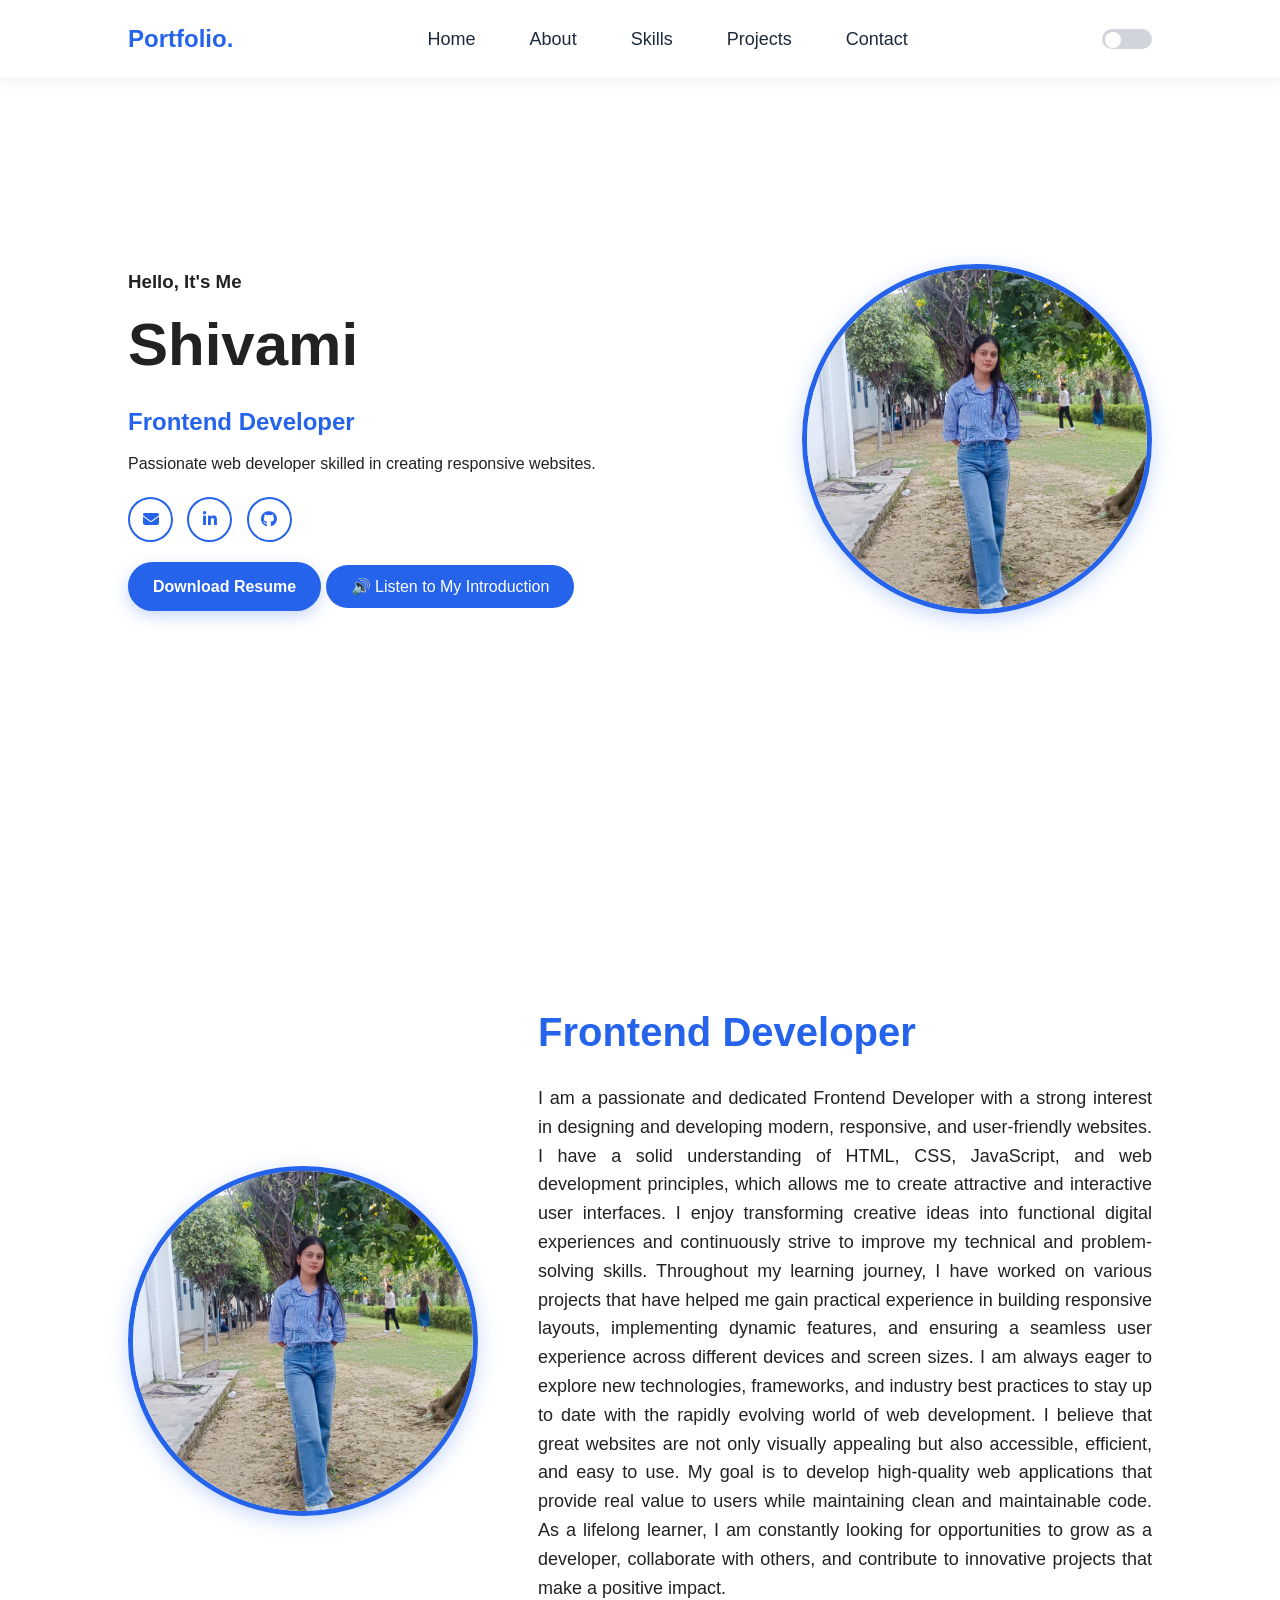
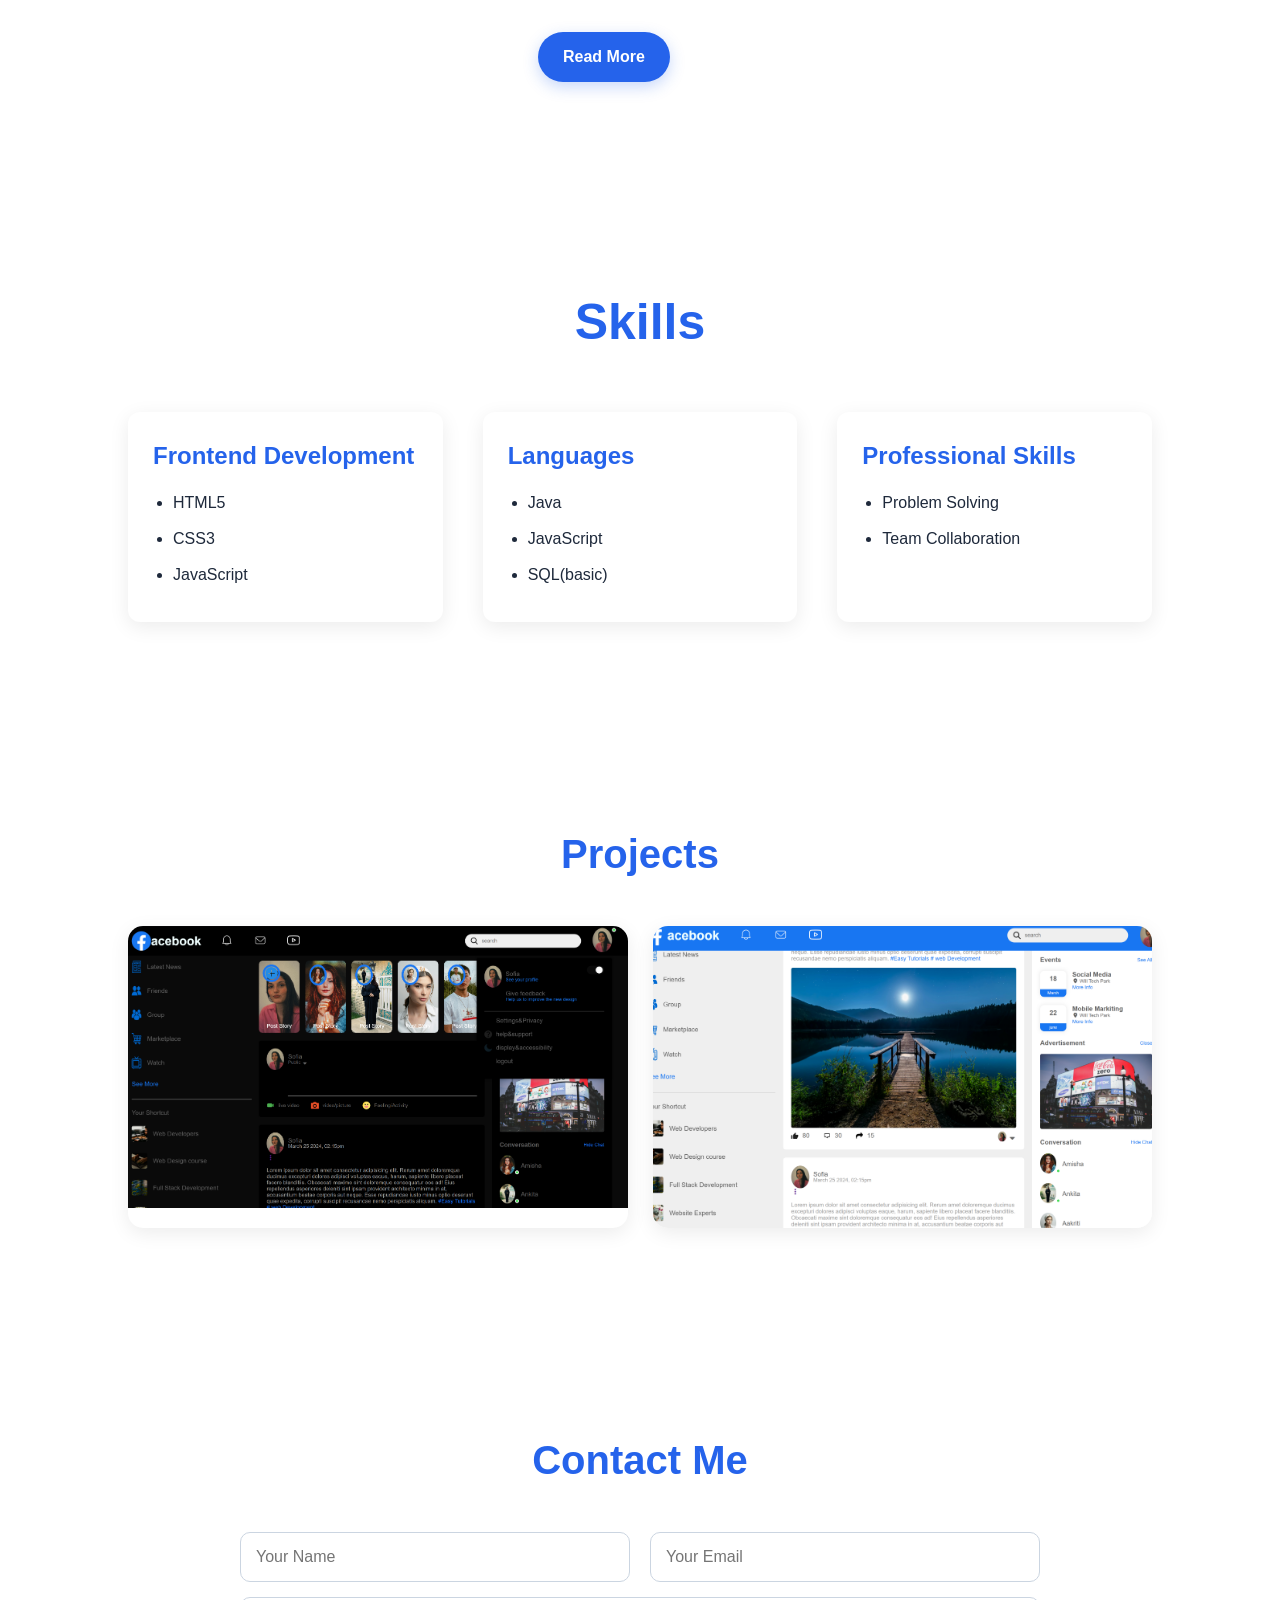
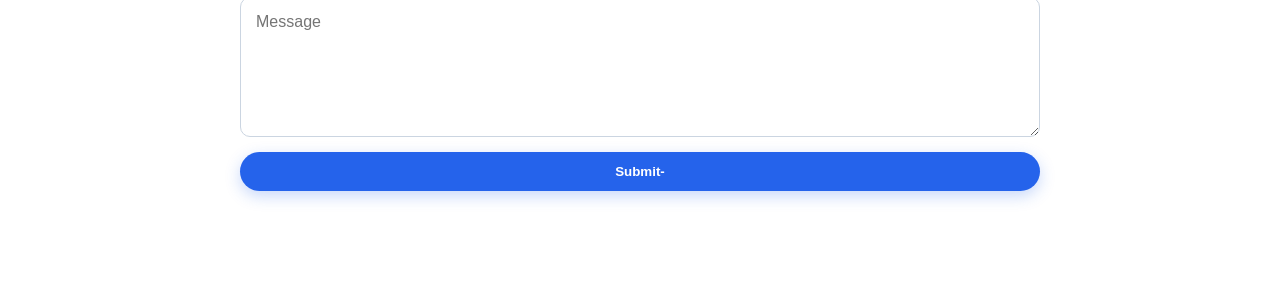
<file: index.html>
<!DOCTYPE html>
<html lang="en">
<head> 
<meta charset="UTF-8">
<meta name="viewport" content="width=device-width, initial-scale=1.0">
<title>Portfolio</title>

<link rel="stylesheet" href="p.css?v=2">

<link href="https://cdnjs.cloudflare.com/ajax/libs/font-awesome/6.5.1/css/all.min.css" rel="stylesheet">
</head>

<body>

<header>
<nav>
<h2>Portfolio.</h2>

<ul>
<li><a href="#home">Home</a></li>
<li><a href="#about">About</a></li>
<li><a href="#skills">Skills</a></li>
<li><a href="#projects">Projects</a></li>
<li><a href="#contact">Contact</a></li>
</ul>
<div class="theme-switch">
    <input type="checkbox" id="theme-toggle">
    <label for="theme-toggle" class="slider"> </label>
    
</div>

</nav>
</header>

<section class="home" id="home">

<div class="content">

<h3>Hello, It's Me</h3>

<h1>Shivami</h1>

<h2>Frontend Developer</h2>

<p>
Passionate web developer skilled in creating responsive websites.
</p>

<div class="social">


<a href="mailto:shivaminautiyal77@gmail.com"><i class="fas fa-envelope"></i> </a>
<a href="https://www.linkedin.com/in/shivami-nautiyal-9b8155413/"><i class="fab fa-linkedin-in"></i></a>

<a href="https://github.com/ShivamiNautiyal"><i class="fab fa-github"></i></a>

</div>

<a href="RESUME-PDF(1).pdf" class="btn">Download Resume</a>
<button id="voice-btn">
    🔊 Listen to My Introduction
</button>

</div>



<div class="image">
<img src="my-photo.png" alt="">
</div>




</section>

<section class="about" id="about">

<div class="about-img">
<img src="my-photo.png" alt="">

</div>

<div class="about-content">



<h1>Frontend Developer</h1>

<p>
I am a passionate and dedicated Frontend Developer with a strong interest in designing and developing modern, responsive, and user-friendly websites. I have a solid understanding of HTML, CSS, JavaScript, and web development principles, which allows me to create attractive and interactive user interfaces. I enjoy transforming creative ideas into functional digital experiences and continuously strive to improve my technical and problem-solving skills. Throughout my learning journey, I have worked on various projects that have helped me gain practical experience in building responsive layouts, implementing dynamic features, and ensuring a seamless user experience across different devices and screen sizes.

I am always eager to explore new technologies, frameworks, and industry best practices to stay up to date with the rapidly evolving world of web development. I believe that great websites are not only visually appealing but also accessible, efficient, and easy to use. My goal is to develop high-quality web applications that provide real value to users while maintaining clean and maintainable code. As a lifelong learner, I am constantly looking for opportunities to grow as a developer, collaborate with others, and contribute to innovative projects that make a positive impact.


</p>

<a href="#" class="bttn">Read More</a>

</div>

</section>

<section class="skills" id="skills">

<h1>Skills</h1>


   <div class="skills-section">
  <div class="skill-box">
    <h3>Frontend Development</h3>
    <ul>
      <li>HTML5</li>
      <li>CSS3</li>
      <li>JavaScript</li>
    </ul>
  </div>

  <div class="skill-box">
    <h3>Languages</h3>
    <ul>
      <li>Java</li>
      <li>JavaScript
      </li>
      <li>SQL(basic)</li>
    </ul>
  </div>

  <div class="skill-box">
    <h3>Professional Skills</h3>
    <ul>
      <li>Problem Solving</li>
      <li>Team Collaboration</li>
    </ul>
  </div>
</div>





</section>

<section class="projects" id="projects">

<h2>Projects</h2>

<div class="project-container">

<div class="card">
<img src="facebook-1.png">
</div>

<div class="card">
<img src="facebook-2.png">
</div>



</div>

</section>

<section class="contact" id="contact">

<h2>Contact Me</h2>

<form id="contactForm"
    action="https://formspree.io/f/xbdbwyaj"
    method="POST"
   >
    
<div class="form-row">
<input type="text" name="name" placeholder="Your Name">
<input type="email" name="email" placeholder="Your Email">
</div>

<textarea rows="6" name="message" placeholder="Message"></textarea>

<button  type="submit" class="btn">Submit-</button>

</form>
<p id="formStatus"></p>

</section>

<script src="p.js"></script>

</body>
</html>
</file>
<file: p.css>
*{
    margin:0;
    padding:0;
    box-sizing:border-box;
    font-family:Arial, sans-serif;
    scroll-behavior:smooth;
}
img{
    max-width:100%;
    height:auto;
    display:block;
    
}

html{
    overflow-x:hidden;
    width:100%;
}

body{
     overflow-x:hidden;
    width:100%;
    background:#f8fafc;
    color:#1e293b;
    line-height:1.6;
}



nav{
    display:flex;
    justify-content:space-between;
    align-items:center;
    padding:20px 10%;
    background:#ffffff;
    position:fixed;
    width:100%;
    z-index:100;
    box-shadow:0 2px 15px rgba(0,0,0,0.08);
}

nav h2{
    color:#2563eb;
}

nav ul{
    display:flex;
    list-style:none;
    gap:30px;
}

nav ul li a{
    color:#1e293b;
    text-decoration:none;
    font-size:18px;
    padding:8px 12px;
    transition:.3s;
}

nav ul li a:hover{
    color:#2563eb;
    background:rgba(37,99,235,0.1);
    border-radius:6px;
}



section{
    padding:100px 10%;
}



.home{
    display:flex;
    justify-content:space-between;
    align-items:center;
    min-height:100vh;
    gap:50px;
    padding-top:var(--nav-height, 100px);
}

.content h3{
    opacity:0;
    transform:translateY(-80px);
    animation:contenth3Anim 1s ease forwards;
}

@keyframes contenth3Anim{
    to{
        opacity:1;
        transform:translateY(0);
    }
}

.content h1{
    font-size:60px;
    opacity:0;
    transform:translateY(20px);
    animation:contenth1Anim 1s ease-out forwards;
    animation-delay:.3s;
}

@keyframes contenth1Anim{
    to{
        opacity:1;
        transform:translateY(0);
    }
}

.content h2{
    color:#2563eb;
    margin:10px 0;
    opacity:0;
    transform:translateY(30px);
    animation:contenth2Anim 1s ease-out forwards;
    animation-delay:.6s;
}

@keyframes contenth2Anim{
    to{
        opacity:1;
        transform:translateY(0);
    }
}

.content p{
    opacity:0;
    transform:translateY(20px);
    animation:contentpAnim .8s ease forwards;
    animation-delay:.9s;
}

@keyframes contentpAnim{
    to{
        opacity:1;
        transform:translateY(0);
    }
}

.image img{
   width:clamp(150px, 40vw, 350px);
    aspect-ratio:1/1;
    height:auto;
    border-radius:50%;
    border:5px solid #2563eb;
    object-fit:cover;
    box-shadow:0 5px 20px rgba(37,99,235,0.25);
    
}





.social{
    margin:20px 0;
}

.social a{
    display:inline-flex;
    justify-content:center;
    align-items:center;
    width:45px;
    height:45px;
    border:2px solid #2563eb;
    border-radius:50%;
    color:#2563eb;
    background:white;
    text-decoration:none;
    margin-right:10px;
    transition:.3s;
}

.social a:hover{
    background:#2563eb;
    color:white;
    transform:translateY(-3px);
}



.btn,
.bttn{
    display:inline-block;
    padding:12px 25px;
    background:#2563eb;
    color:white;
    text-decoration:none;
    border-radius:30px;
    font-weight:bold;
    transition:.3s;

    box-shadow:
    0 5px 15px rgba(37,99,235,0.25);
}

.btn:hover,
.bttn:hover{
    background:#1d4ed8;
    transform:translateY(-3px);
}

/* ABOUT */

.about{
    display:flex;
    align-items:center;
    gap:60px;
}
.about-img,
.image{
    flex-shrink:0;
}
.about-img img{
    width:clamp(150px, 40vw, 350px);
    aspect-ratio:1/1;
    height:auto;
    border-radius:50%;
    border:5px solid #2563eb;
    object-fit:cover;
    box-shadow:0 5px 20px rgba(37,99,235,0.25);
    

}

.about-content h1{
    font-size:40px;
    color:#2563eb;
    margin-bottom:20px;
}

.about-content p{
    font-size:18px;
    text-align:justify;
    margin-bottom:30px;
}

/* SKILLS */

.skills h1{
    font-size:50px;
    text-align:center;
    color:#2563eb;
}

.skills-section{
    display:flex;
    gap:40px;
    margin-top:50px;
}

.skill-box{
    flex:1;
    background:white;
    padding:25px;
    border-radius:12px;

    box-shadow:
    0 5px 20px rgba(0,0,0,0.08);
}

.skill-box h3{
    margin-bottom:15px;
    color:#2563eb;
    font-size:24px;
}

.skill-box ul{
    padding-left:20px;
}

.skill-box ul li{
    margin-bottom:10px;
    color:#1e293b;
}

/* PROJECTS */

.projects h2,
.contact h2{
    text-align:center;
    margin-bottom:40px;
    color:#2563eb;
    font-size:40px;
}

.project-container{
    display:grid;
    grid-template-columns:repeat(auto-fit,minmax(250px,1fr));
    gap:25px;
}

.card{
    overflow:hidden;
    border-radius:15px;
    background:white;

    box-shadow:
    0 5px 20px rgba(0,0,0,0.08);
}

.card img{
    width:100%;
    height:auto;
    transition:.5s;
}

.card:hover img{
    transform:scale(1.08);
}



.contact form{
    display:flex;
    flex-direction:column;
    gap:15px;
    max-width:800px;
    margin:auto;
}

.form-row{
    display:flex;
    gap:20px;
}

.form-row input{
    flex:1;
}

.contact input,
.contact textarea{
    padding:15px;
    border:1px solid #cbd5e1;
    border-radius:10px;
    background:white;
    color:#1e293b;
    font-size:16px;
}

.contact input:focus,
.contact textarea:focus{
    outline:2px solid #2563eb;
    border-color:#2563eb;

    box-shadow:
    0 0 10px rgba(37,99,235,0.15);
}

button{
    border:none;
    cursor:pointer;
}



@media(max-width:768px){

    nav{
        flex-direction:column;
        padding:15px;
    }

    nav ul{
        margin-top:10px;
        gap:15px;
        flex-wrap:wrap;
        justify-content:center;
    }

    .home,
    .about{
        flex-direction:column;
        text-align:center;
    }

    .about{
        padding-top:var(--nav-height, 100px);
    }

    .content h1{
        font-size:42px;
    }
    .content .btn,
    .content #voice-btn{
        display:block;
        width:100%;
        max-width:280px;
        margin:10px auto 0;
        text-align:center;
    }

    .image img,
    .about-img img{
       width:clamp(150px, 45vw, 250px);
    }

    .skills-section{
        flex-direction:column;
    }

    .project-container{
        grid-template-columns:1fr;
    }

    .form-row{
        flex-direction:column;
    }

    .about-content p{
        text-align:left;
    }

    section{
        padding:60px 6%;
    }
}

@media(max-width:480px){
    nav{
        gap:10px;
    }
    nav h2{
        font-size:20px;
    }
}

  .theme-switch{

    display:flex;
    align-items:center;
    

}

.theme-switch input{

    display:none;

}

.slider{

    position:relative;

    width:50px;

    height:20px;

    background:#d1d5db;

    border-radius:30px;

    cursor:pointer;

    transition:.4s;

}

.slider::before{

    content:"";

    position:absolute;

    width:16px;

    height:16px;

    left:3px;

    top:3px;

    background:white;

    border-radius:50%;

    transition:.4s;

}

input:checked + .slider{

    background:#2563eb;

}

input:checked + .slider::before{

    transform:translateX(30px);

}

body{

    background:#ffffff;
    color:#222;
    transition:.4s;

}

body.dark{

    background:#0f172a;
    color:white;

}

body.dark .navbar{

    background:#1e293b;

}

body.dark .card{

    background:#334155;
    color:white;

}

body.dark input,
body.dark textarea{

    background:#1e293b;
    color:white;
    border:1px solid #475569;

}

body.dark footer{

    background:#1e293b;

}
 #voice-btn{

    padding:12px 25px;

    border:none;

    border-radius:25px;

    background:#2563eb;

    color:white;

    font-size:16px;

    cursor:pointer;

    transition:0.3s;

}


#voice-btn:hover{

    transform:scale(1.05);

}
</file>
